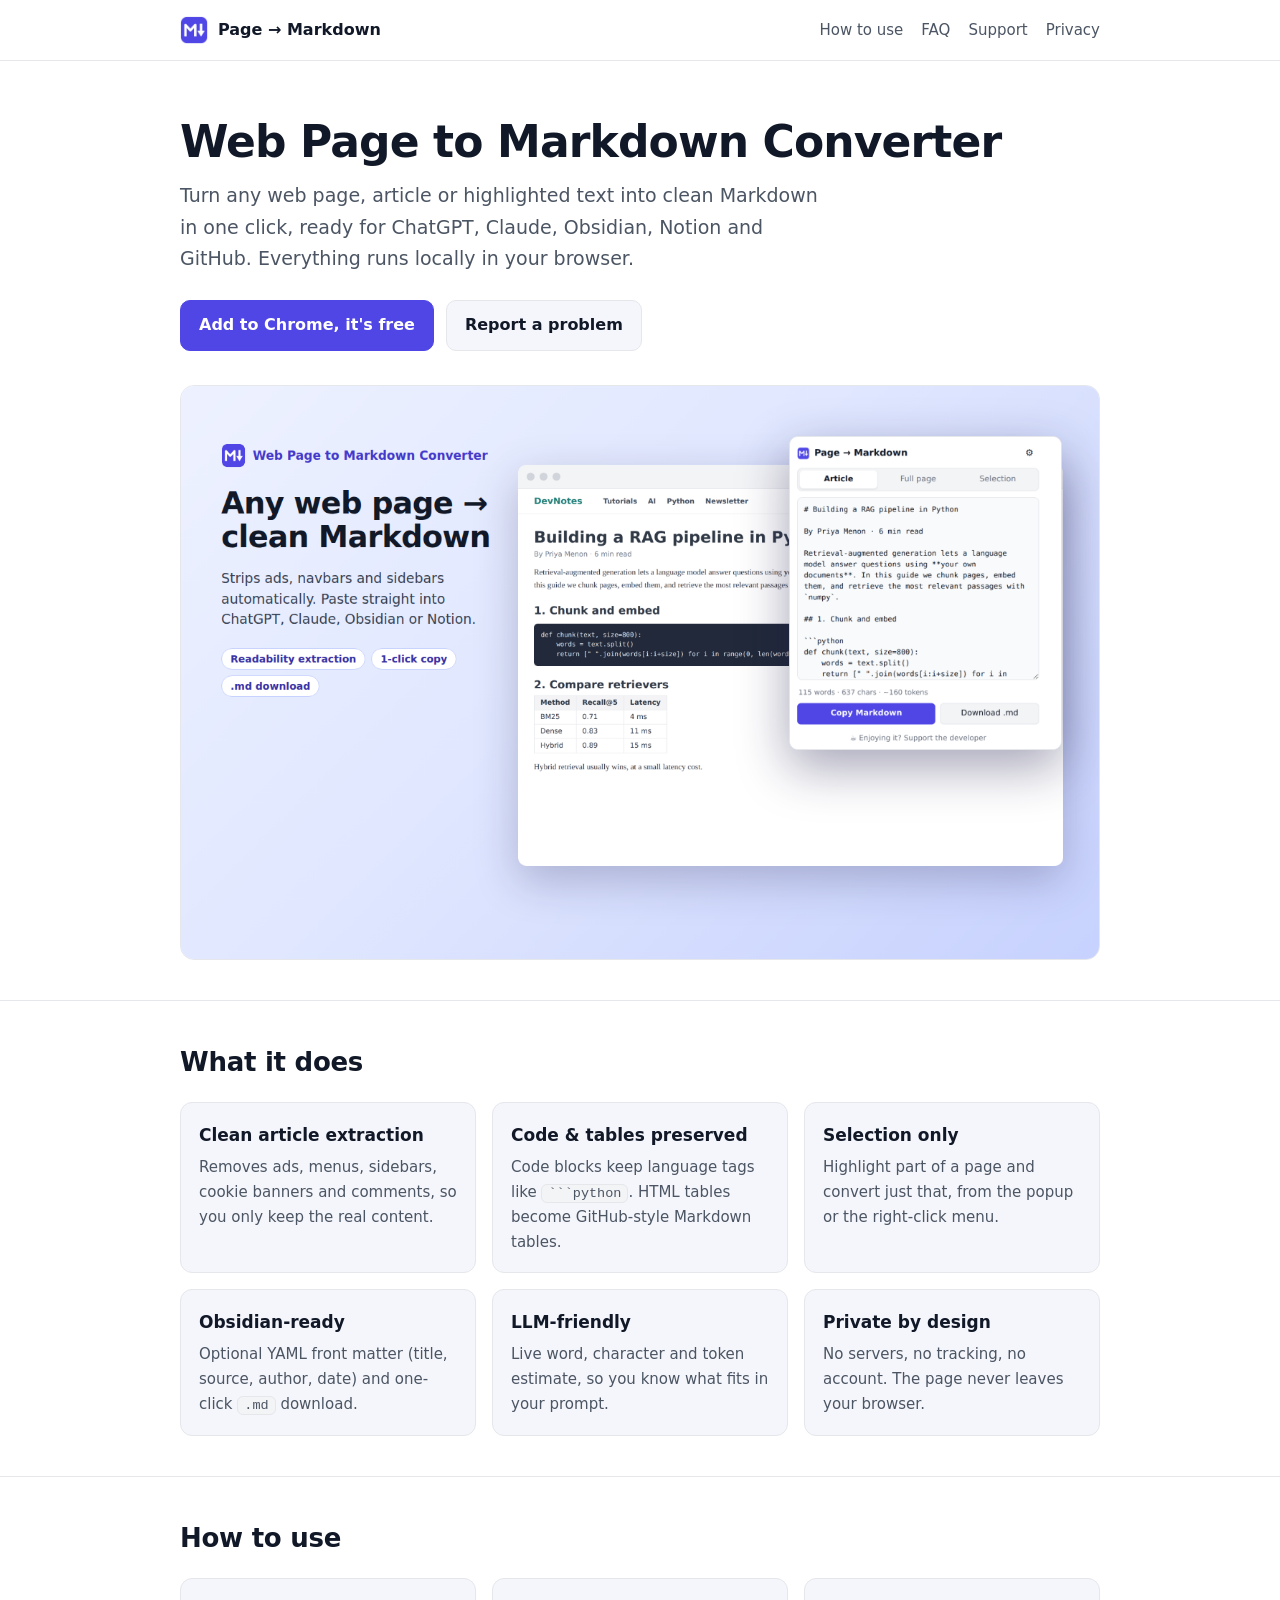
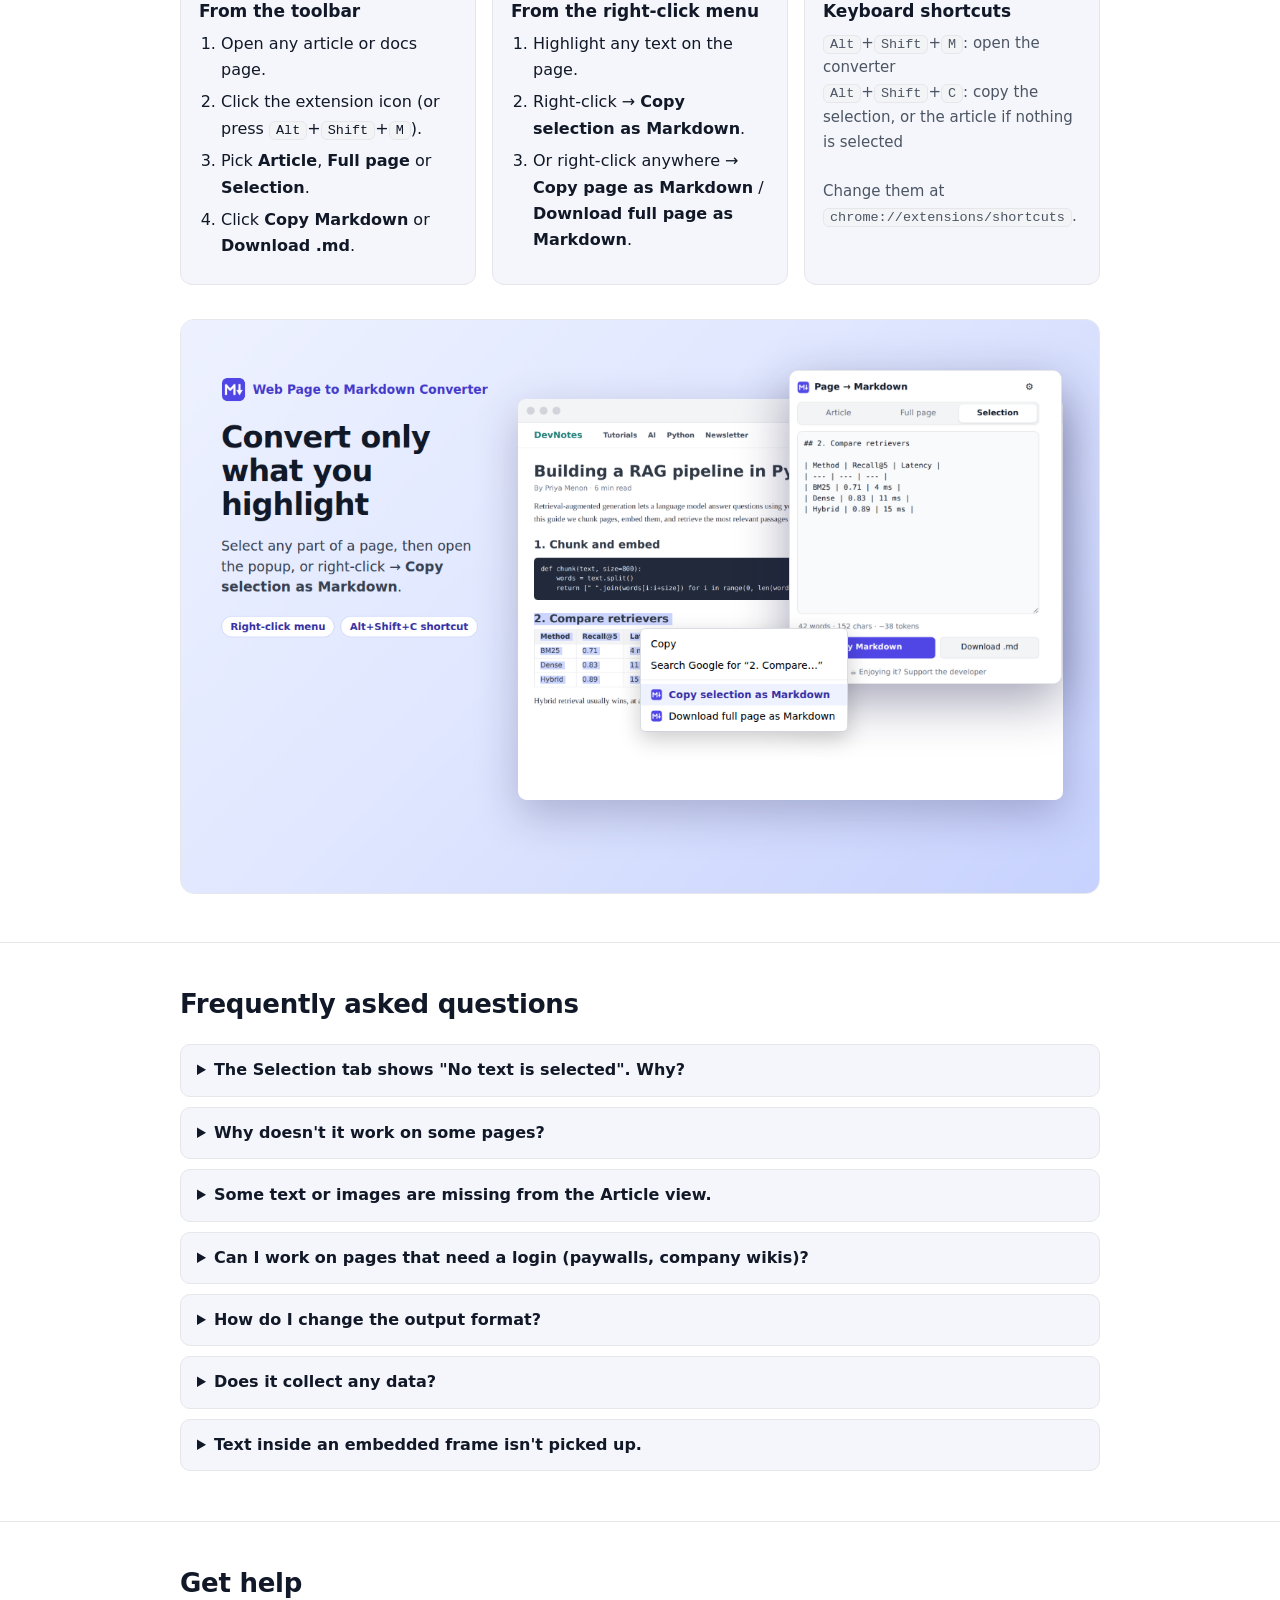
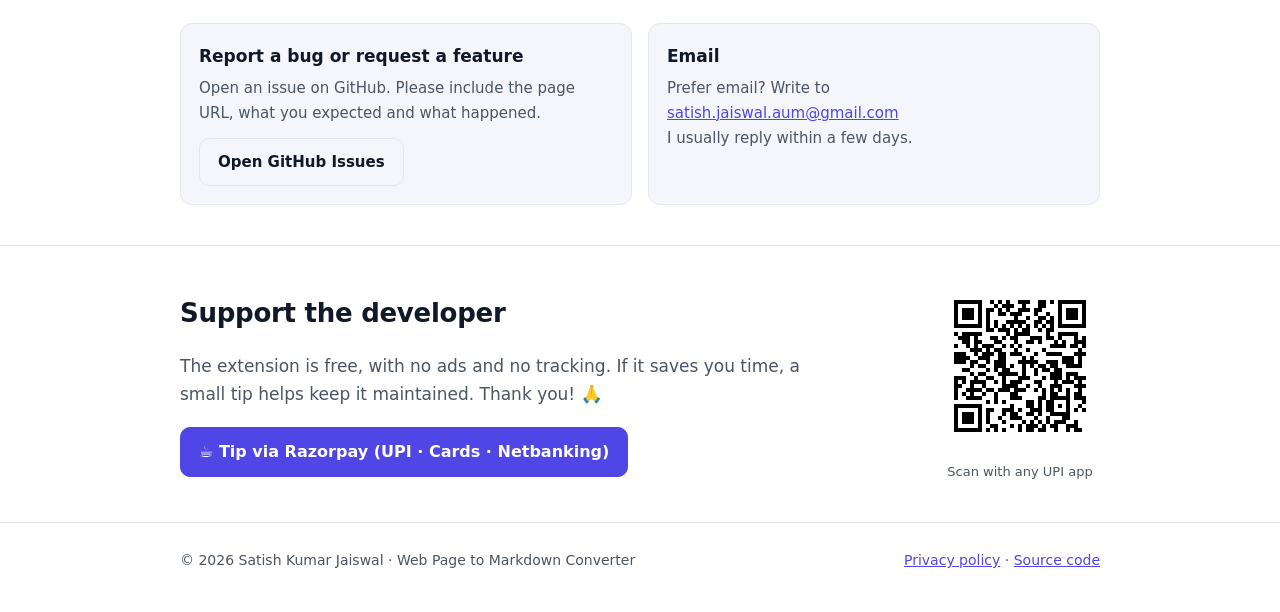
<file: docs/index.html>
<!doctype html>
<html lang="en">
<head>
<meta charset="utf-8">
<meta name="viewport" content="width=device-width, initial-scale=1">
<title>Web Page to Markdown Converter – Help &amp; Support</title>
<meta name="description" content="Help, FAQ and support for the Web Page to Markdown Converter Chrome extension. Convert web pages into clean Markdown for LLMs, Obsidian and Notion.">
<link rel="icon" href="assets/icon128.png">
<style>
  :root { --bg:#ffffff; --fg:#111827; --muted:#4b5563; --line:#e5e7eb; --soft:#f5f6fb; --accent:#4f46e5; --accent-2:#312e81; --code:#f3f4f6; }
  @media (prefers-color-scheme: dark) { :root { --bg:#0f1220; --fg:#f3f4f6; --muted:#a1a7b8; --line:#262b40; --soft:#161a2d; --accent:#818cf8; --accent-2:#c7d2fe; --code:#1d2238; } }
  * { box-sizing: border-box; }
  body { margin:0; background:var(--bg); color:var(--fg); font:16px/1.65 system-ui,-apple-system,"Segoe UI",Roboto,sans-serif; }
  a { color:var(--accent); }
  .wrap { max-width:960px; margin:0 auto; padding:0 20px; }
  nav { border-bottom:1px solid var(--line); }
  nav .wrap { display:flex; align-items:center; gap:18px; height:60px; }
  nav .brand { display:flex; align-items:center; gap:10px; font-weight:700; color:var(--fg); text-decoration:none; margin-right:auto; }
  nav .brand img { width:28px; height:28px; }
  nav a.l { color:var(--muted); text-decoration:none; font-size:15px; }
  nav a.l:hover { color:var(--accent); }
  header { padding:56px 0 32px; }
  h1 { font-size:clamp(30px,5vw,44px); line-height:1.12; margin:0 0 14px; letter-spacing:-.02em; }
  .lead { font-size:19px; color:var(--muted); max-width:640px; margin:0 0 26px; }
  .btns { display:flex; flex-wrap:wrap; gap:12px; }
  .btn { display:inline-flex; align-items:center; gap:8px; padding:11px 18px; border-radius:10px; font-weight:600; text-decoration:none; border:1px solid var(--line); color:var(--fg); background:var(--soft); }
  .btn.primary { background:var(--accent); border-color:var(--accent); color:#fff; }
  @media (prefers-color-scheme: dark) { .btn.primary { color:#0f1220; } }
  .shot { margin:34px 0 8px; border-radius:14px; border:1px solid var(--line); width:100%; height:auto; display:block; }
  section { padding:40px 0; border-top:1px solid var(--line); }
  h2 { font-size:26px; margin:0 0 18px; letter-spacing:-.01em; }
  h3 { font-size:17px; margin:0 0 6px; }
  .grid { display:grid; grid-template-columns:repeat(auto-fit,minmax(250px,1fr)); gap:16px; }
  .card { background:var(--soft); border:1px solid var(--line); border-radius:12px; padding:18px; }
  .card p { margin:0; color:var(--muted); font-size:15px; }
  ol.steps { padding-left:22px; margin:0; } ol.steps li { margin:6px 0; }
  kbd, code { background:var(--code); border:1px solid var(--line); border-radius:6px; padding:1px 6px; font:13.5px ui-monospace,Menlo,Consolas,monospace; }
  details { border:1px solid var(--line); border-radius:10px; padding:12px 16px; margin:10px 0; background:var(--soft); }
  summary { cursor:pointer; font-weight:600; }
  details p, details ul { color:var(--muted); margin:10px 0 2px; }
  .tip { display:grid; grid-template-columns:1fr auto; gap:24px; align-items:center; }
  .tip img.qr { width:160px; height:160px; background:#fff; padding:6px; border-radius:10px; image-rendering:pixelated; }
  .qrcap { text-align:center; font-size:13px; color:var(--muted); margin-top:6px; }
  footer { border-top:1px solid var(--line); padding:26px 0 40px; color:var(--muted); font-size:14px; }
  footer .wrap { display:flex; flex-wrap:wrap; gap:16px; justify-content:space-between; }
  @media (max-width:640px) { nav a.l.hide-sm { display:none; } .tip { grid-template-columns:1fr; } .tip .qrbox { justify-self:start; } }
</style>
</head>
<body>
<nav><div class="wrap">
  <a class="brand" href="#"><img src="assets/icon128.png" alt="">Page → Markdown</a>
  <a class="l hide-sm" href="#how">How to use</a>
  <a class="l" href="#faq">FAQ</a>
  <a class="l" href="#contact">Support</a>
  <a class="l hide-sm" href="privacy.html">Privacy</a>
</div></nav>

<header><div class="wrap">
  <h1>Web Page to Markdown Converter</h1>
  <p class="lead">Turn any web page, article or highlighted text into clean Markdown in one click, ready for ChatGPT, Claude, Obsidian, Notion and GitHub. Everything runs locally in your browser.</p>
  <div class="btns">
    <a class="btn primary" href="https://chromewebstore.google.com/detail/fmbinlegholbmghcdbibjkdcbkcnolip" target="_blank" rel="noopener">Add to Chrome, it's free</a>
    <a class="btn js-issues" href="#contact">Report a problem</a>
  </div>
  <img class="shot" src="assets/1-clean-article.png" width="1280" height="800" alt="The extension popup converting a blog article into clean Markdown">
</div></header>

<section id="features"><div class="wrap">
  <h2>What it does</h2>
  <div class="grid">
    <div class="card"><h3>Clean article extraction</h3><p>Removes ads, menus, sidebars, cookie banners and comments, so you only keep the real content.</p></div>
    <div class="card"><h3>Code &amp; tables preserved</h3><p>Code blocks keep language tags like <code>```python</code>. HTML tables become GitHub-style Markdown tables.</p></div>
    <div class="card"><h3>Selection only</h3><p>Highlight part of a page and convert just that, from the popup or the right-click menu.</p></div>
    <div class="card"><h3>Obsidian-ready</h3><p>Optional YAML front matter (title, source, author, date) and one-click <code>.md</code> download.</p></div>
    <div class="card"><h3>LLM-friendly</h3><p>Live word, character and token estimate, so you know what fits in your prompt.</p></div>
    <div class="card"><h3>Private by design</h3><p>No servers, no tracking, no account. The page never leaves your browser.</p></div>
  </div>
</div></section>

<section id="how"><div class="wrap">
  <h2>How to use</h2>
  <div class="grid">
    <div class="card"><h3>From the toolbar</h3>
      <ol class="steps"><li>Open any article or docs page.</li><li>Click the extension icon (or press <kbd>Alt</kbd>+<kbd>Shift</kbd>+<kbd>M</kbd>).</li><li>Pick <b>Article</b>, <b>Full page</b> or <b>Selection</b>.</li><li>Click <b>Copy Markdown</b> or <b>Download .md</b>.</li></ol></div>
    <div class="card"><h3>From the right-click menu</h3>
      <ol class="steps"><li>Highlight any text on the page.</li><li>Right-click → <b>Copy selection as Markdown</b>.</li><li>Or right-click anywhere → <b>Copy page as Markdown</b> / <b>Download full page as Markdown</b>.</li></ol></div>
    <div class="card"><h3>Keyboard shortcuts</h3>
      <p><kbd>Alt</kbd>+<kbd>Shift</kbd>+<kbd>M</kbd>: open the converter<br><kbd>Alt</kbd>+<kbd>Shift</kbd>+<kbd>C</kbd>: copy the selection, or the article if nothing is selected<br><br>Change them at <code>chrome://extensions/shortcuts</code>.</p></div>
  </div>
  <img class="shot" src="assets/3-selection.png" width="1280" height="800" alt="Converting only the highlighted part of a page" loading="lazy">
</div></section>

<section id="faq"><div class="wrap">
  <h2>Frequently asked questions</h2>
  <details><summary>The Selection tab shows "No text is selected". Why?</summary>
    <p>The popup closes when you click the page, so highlight the text <b>first</b>, then open the extension. It will switch to Selection automatically. You can also right-click the highlighted text and choose "Copy selection as Markdown".</p></details>
  <details><summary>Why doesn't it work on some pages?</summary>
    <p>Chrome blocks all extensions on its own pages (<code>chrome://</code> pages, the Chrome Web Store, the New Tab page) and on built-in PDF viewers. On regular websites it should work. If a page fails, please report it with the URL.</p></details>
  <details><summary>Some text or images are missing from the Article view.</summary>
    <p>Article mode uses a readability algorithm to drop page clutter, and it can occasionally be too aggressive. Switch to <b>Full page</b> to convert everything, or highlight the part you need and use <b>Selection</b>.</p></details>
  <details><summary>Can I work on pages that need a login (paywalls, company wikis)?</summary>
    <p>Yes. The extension converts what is already displayed in your browser, so any page you can see can be converted, and nothing is sent anywhere.</p></details>
  <details><summary>How do I change the output format?</summary>
    <p>Click the ⚙ gear in the popup to choose image and link style, <code>```</code> or <code>~~~</code> code fences, bullet character, title heading and YAML front matter. Settings are saved automatically.</p></details>
  <details><summary>Does it collect any data?</summary>
    <p>No. There are no analytics, no servers and no accounts. Only your formatting preferences are saved, in Chrome's own sync storage. See the <a href="privacy.html">privacy policy</a>.</p></details>
  <details><summary>Text inside an embedded frame isn't picked up.</summary>
    <p>For security, Chrome only lets the extension read frames from the same website as the page. For embedded content from another site, right-click inside that frame and use "Copy selection as Markdown".</p></details>
</div></section>

<section id="contact"><div class="wrap">
  <h2>Get help</h2>
  <div class="grid">
    <div class="card"><h3>Report a bug or request a feature</h3><p>Open an issue on GitHub. Please include the page URL, what you expected and what happened.</p><p style="margin-top:12px"><a class="btn js-issues" href="#">Open GitHub Issues</a></p></div>
    <div class="card"><h3>Email</h3><p>Prefer email? Write to<br><a href="mailto:satish.jaiswal.aum@gmail.com?subject=Page%20to%20Markdown%20support">satish.jaiswal.aum@gmail.com</a><br>I usually reply within a few days.</p></div>
  </div>
</div></section>

<section id="tip"><div class="wrap tip">
  <div>
    <h2>Support the developer</h2>
    <p class="lead" style="font-size:17px;margin-bottom:18px">The extension is free, with no ads and no tracking. If it saves you time, a small tip helps keep it maintained. Thank you! 🙏</p>
    <a class="btn primary" href="https://razorpay.me/@satishkumarjaiswal4142" target="_blank" rel="noopener">☕ Tip via Razorpay (UPI · Cards · Netbanking)</a>
  </div>
  <div class="qrbox"><img class="qr" src="assets/upi-qr.png" width="160" height="160" alt="UPI QR code"><div class="qrcap">Scan with any UPI app</div></div>
</div></section>

<footer><div class="wrap">
  <span>© 2026 Satish Kumar Jaiswal · Web Page to Markdown Converter</span>
  <span><a href="privacy.html">Privacy policy</a> · <a class="js-repo" href="#">Source code</a></span>
</div></footer>

<script>
  // Derive the GitHub repo from the Pages URL (username.github.io/repo/), so no hard-coded username is needed.
  (function () {
    var host = location.hostname, m = host.match(/^([^.]+)\.github\.io$/);
    if (!m) return;
    var repo = location.pathname.split('/').filter(Boolean)[0];
    if (!repo) return;
    var base = 'https://github.com/' + m[1] + '/' + repo;
    document.querySelectorAll('.js-issues').forEach(function (a) { a.href = base + '/issues/new/choose'; a.target = '_blank'; a.rel = 'noopener'; });
    document.querySelectorAll('.js-repo').forEach(function (a) { a.href = base; });
  })();
</script>
</body>
</html>
</file>
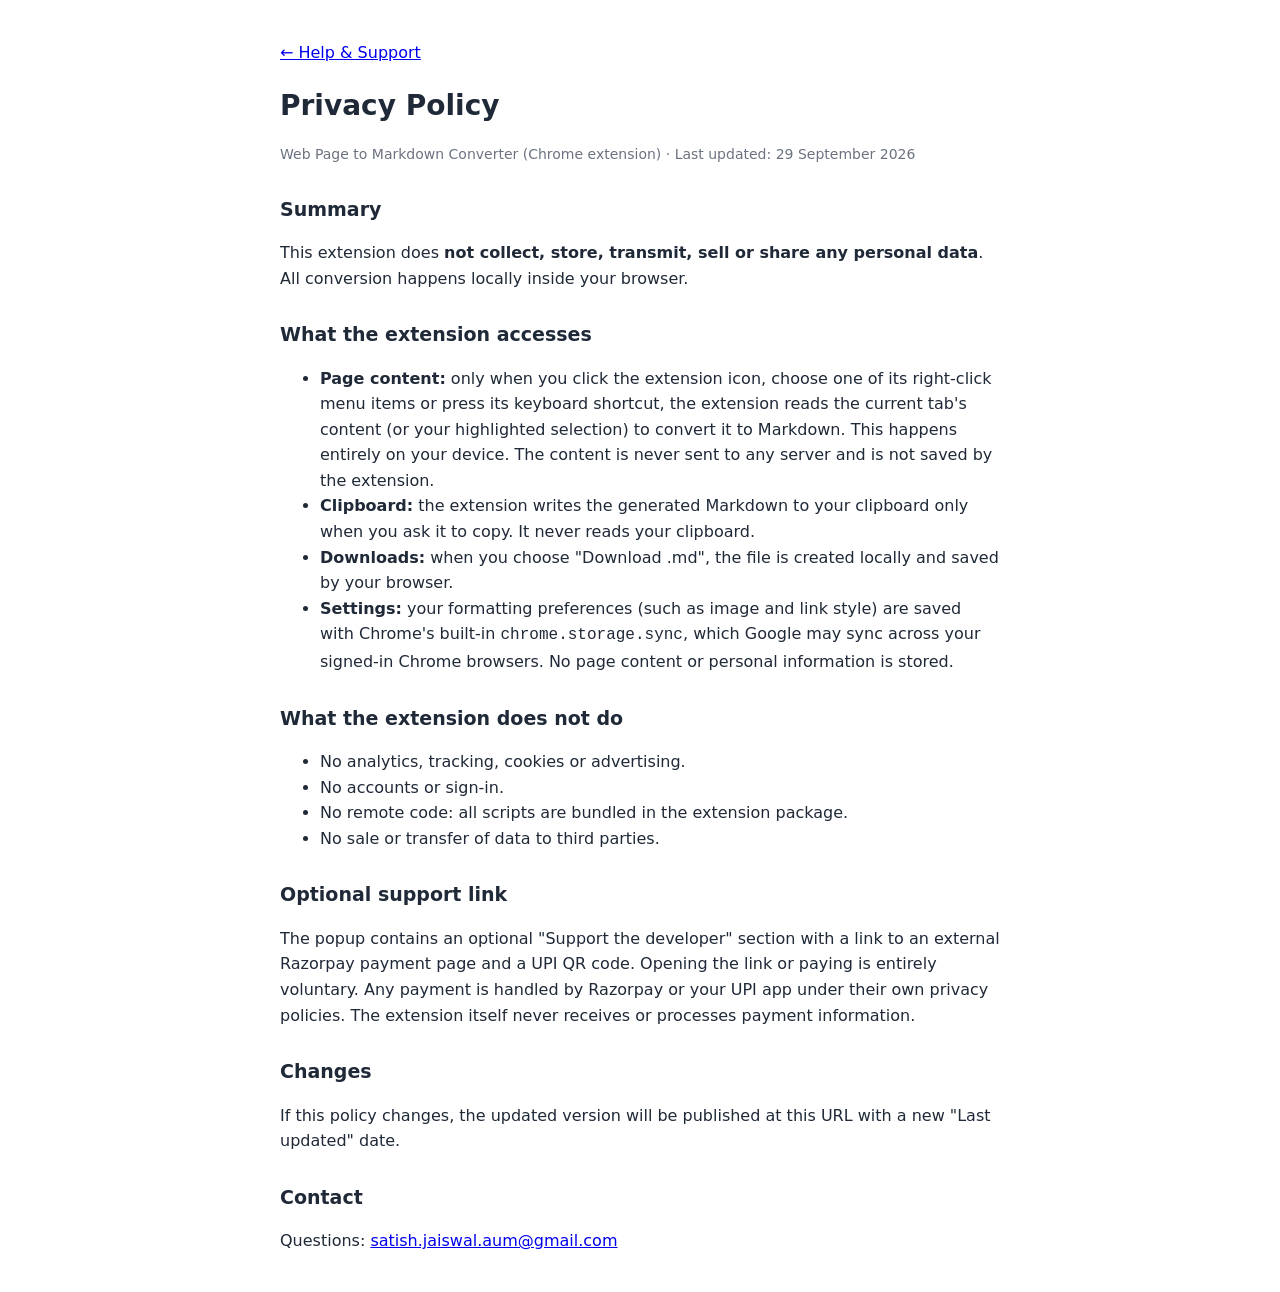
<file: docs/privacy.html>
<!doctype html>
<html lang="en">
<head>
<meta charset="utf-8">
<meta name="viewport" content="width=device-width, initial-scale=1">
<title>Privacy Policy – Web Page to Markdown Converter</title>
<style>
  body { max-width: 720px; margin: 40px auto; padding: 0 16px; font: 16px/1.6 system-ui, -apple-system, "Segoe UI", sans-serif; color: #1f2937; background: #fff; }
  h1 { font-size: 28px; margin-bottom: 4px; } h2 { font-size: 19px; margin-top: 28px; }
  .muted { color: #6b7280; font-size: 14px; }
  @media (prefers-color-scheme: dark) { body { background: #111827; color: #e5e7eb; } .muted { color: #9ca3af; } a { color: #93c5fd; } }
</style>
</head>
<body>
<p><a href="./">← Help &amp; Support</a></p>
<h1>Privacy Policy</h1>
<p class="muted">Web Page to Markdown Converter (Chrome extension) · Last updated: 29 September 2026</p>

<h2>Summary</h2>
<p>This extension does <strong>not collect, store, transmit, sell or share any personal data</strong>. All conversion happens locally inside your browser.</p>

<h2>What the extension accesses</h2>
<ul>
  <li><strong>Page content:</strong> only when you click the extension icon, choose one of its right-click menu items or press its keyboard shortcut, the extension reads the current tab's content (or your highlighted selection) to convert it to Markdown. This happens entirely on your device. The content is never sent to any server and is not saved by the extension.</li>
  <li><strong>Clipboard:</strong> the extension writes the generated Markdown to your clipboard only when you ask it to copy. It never reads your clipboard.</li>
  <li><strong>Downloads:</strong> when you choose "Download .md", the file is created locally and saved by your browser.</li>
  <li><strong>Settings:</strong> your formatting preferences (such as image and link style) are saved with Chrome's built-in <code>chrome.storage.sync</code>, which Google may sync across your signed-in Chrome browsers. No page content or personal information is stored.</li>
</ul>

<h2>What the extension does not do</h2>
<ul>
  <li>No analytics, tracking, cookies or advertising.</li>
  <li>No accounts or sign-in.</li>
  <li>No remote code: all scripts are bundled in the extension package.</li>
  <li>No sale or transfer of data to third parties.</li>
</ul>

<h2>Optional support link</h2>
<p>The popup contains an optional "Support the developer" section with a link to an external Razorpay payment page and a UPI QR code. Opening the link or paying is entirely voluntary. Any payment is handled by Razorpay or your UPI app under their own privacy policies. The extension itself never receives or processes payment information.</p>

<h2>Changes</h2>
<p>If this policy changes, the updated version will be published at this URL with a new "Last updated" date.</p>

<h2>Contact</h2>
<p>Questions: <a href="mailto:satish.jaiswal.aum@gmail.com">satish.jaiswal.aum@gmail.com</a></p>
</body>
</html>
</file>
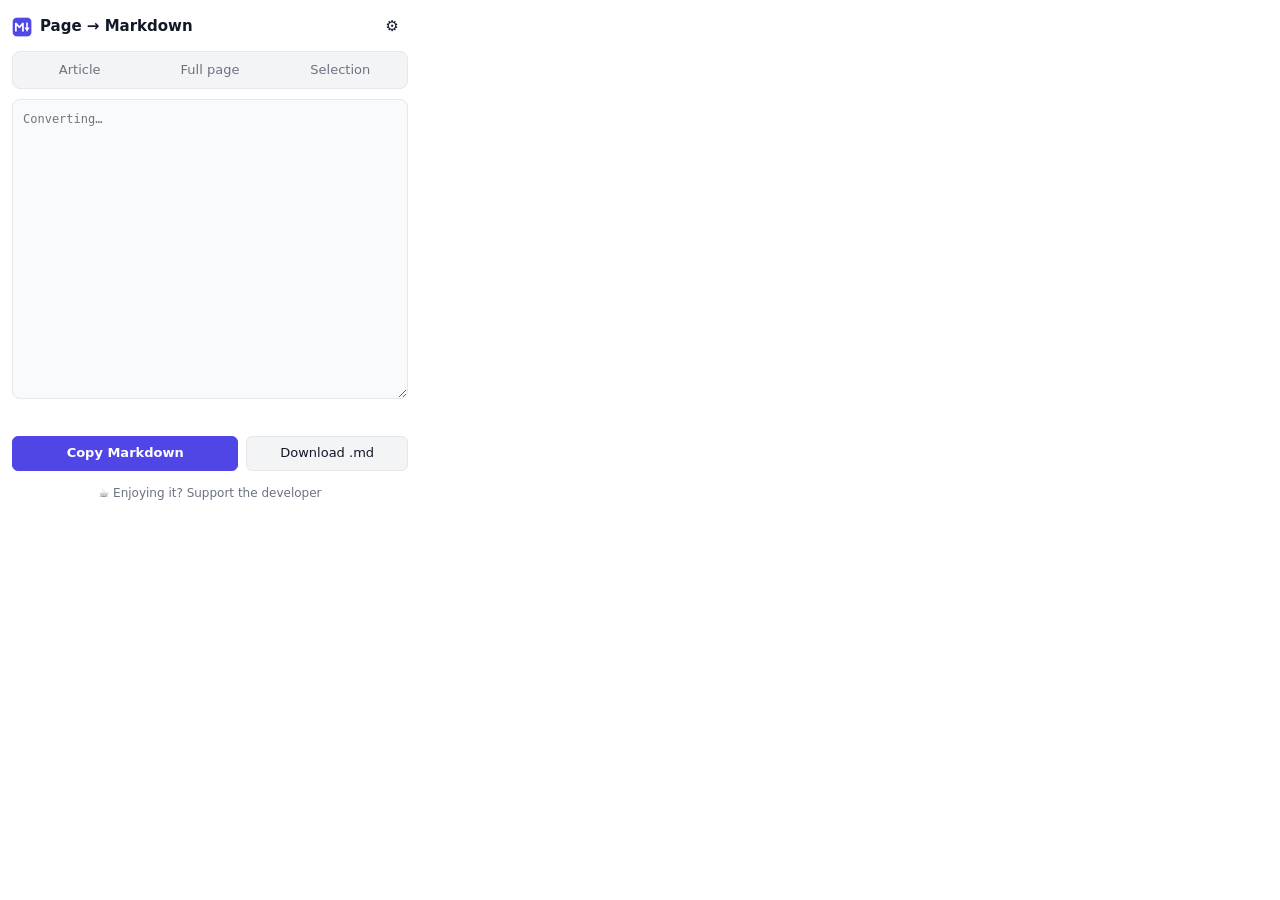
<file: extension/popup.html>
<!doctype html>
<html lang="en">
<head>
<meta charset="utf-8">
<title>Web Page to Markdown</title>
<link rel="stylesheet" href="popup.css">
</head>
<body>
<header>
  <img src="icons/icon32.png" width="20" height="20" alt="">
  <h1>Page → Markdown</h1>
  <button id="toggleSettings" class="icon" title="Settings" aria-expanded="false">⚙</button>
</header>

<div class="seg" role="tablist" aria-label="Conversion scope">
  <button data-mode="article" role="tab">Article</button>
  <button data-mode="page" role="tab">Full page</button>
  <button data-mode="selection" role="tab">Selection</button>
</div>

<section id="settings" hidden>
  <label>Images
    <select name="images"><option value="keep">Embed ![alt](url)</option><option value="link">Link only</option><option value="strip">Remove</option></select>
  </label>
  <label>Links
    <select name="links"><option value="inline">Inline</option><option value="reference">Reference [1]</option><option value="strip">Plain text</option></select>
  </label>
  <label>Code fence
    <select name="fence"><option value="```">``` backticks</option><option value="~~~">~~~ tildes</option></select>
  </label>
  <label>Bullet
    <select name="bullet"><option value="-">-</option><option value="*">*</option><option value="+">+</option></select>
  </label>
  <label class="chk"><input type="checkbox" name="codeLang"> Language tags on code</label>
  <label class="chk"><input type="checkbox" name="titleHeading"> Add # title heading</label>
  <label class="chk"><input type="checkbox" name="frontMatter"> YAML front matter</label>
</section>

<textarea id="preview" spellcheck="false" aria-label="Markdown preview" placeholder="Converting…"></textarea>
<div id="stats"></div>

<footer>
  <button id="copy" class="primary">Copy Markdown</button>
  <button id="download">Download .md</button>
</footer>
<section id="supportPanel" hidden>
  <p class="note">This extension is free and runs 100% locally. If it saves you time, a small tip helps keep it maintained. 🙏</p>
  <a class="pay" href="https://razorpay.me/@satishkumarjaiswal4142" target="_blank" rel="noopener">
    <span>Pay securely via Razorpay</span><small>UPI · Cards · Netbanking · Wallets</small>
  </a>
  <div class="qr">
    <img src="icons/upi-qr.png" width="148" height="148" alt="UPI QR code for tipping the developer">
    <div><strong>Scan &amp; pay</strong><br>Open any UPI app and scan<br><small>GPay · PhonePe · Paytm · BHIM</small></div>
  </div>
</section>
<button id="supportToggle" class="support" aria-expanded="false">☕ Enjoying it? Support the developer</button>
<script src="popup.js"></script>
</body>
</html>
</file>
<file: extension/popup.css>
:root {
  --bg: #ffffff; --fg: #111827; --muted: #6b7280; --line: #e5e7eb; --soft: #f3f4f6;
  --accent: #4f46e5; --accent-fg: #ffffff; --code: #f9fafb; --ok: #059669;
  color-scheme: light dark;
}
@media (prefers-color-scheme: dark) {
  :root { --bg: #111827; --fg: #f3f4f6; --muted: #9ca3af; --line: #374151; --soft: #1f2937; --accent: #818cf8; --accent-fg: #111827; --code: #0b1220; --ok: #34d399; }
}
* { box-sizing: border-box; }
body { margin: 0; width: 420px; padding: 12px; background: var(--bg); color: var(--fg); font: 13px/1.4 system-ui, -apple-system, "Segoe UI", sans-serif; }
header { display: flex; align-items: center; gap: 8px; margin-bottom: 10px; }
h1 { font-size: 15px; margin: 0; flex: 1; font-weight: 650; }
button { font: inherit; color: inherit; background: var(--soft); border: 1px solid var(--line); border-radius: 6px; padding: 7px 10px; cursor: pointer; }
button:hover { border-color: var(--accent); }
button:focus-visible, select:focus-visible, textarea:focus-visible { outline: 2px solid var(--accent); outline-offset: 1px; }
button.icon { padding: 3px 8px; font-size: 15px; background: transparent; border-color: transparent; }
button.icon[aria-expanded="true"] { background: var(--soft); border-color: var(--line); }
.seg { display: grid; grid-template-columns: repeat(3, 1fr); background: var(--soft); border: 1px solid var(--line); border-radius: 8px; padding: 3px; gap: 3px; margin-bottom: 10px; }
.seg button { border: 0; background: transparent; padding: 6px; border-radius: 6px; color: var(--muted); }
.seg button[aria-selected="true"] { background: var(--bg); color: var(--fg); font-weight: 600; box-shadow: 0 1px 2px rgba(0,0,0,.12); }
.seg button:disabled { opacity: .45; cursor: default; }
#settings { display: grid; grid-template-columns: 1fr 1fr; gap: 8px 12px; padding: 10px; border: 1px solid var(--line); border-radius: 8px; margin-bottom: 10px; }
#settings[hidden] { display: none; }
#settings label { display: flex; flex-direction: column; gap: 3px; color: var(--muted); font-size: 12px; }
#settings label.chk { flex-direction: row; align-items: center; gap: 6px; color: var(--fg); }
select { font: inherit; color: var(--fg); background: var(--bg); border: 1px solid var(--line); border-radius: 6px; padding: 4px 6px; }
textarea { width: 100%; height: 300px; resize: vertical; padding: 10px; border: 1px solid var(--line); border-radius: 8px; background: var(--code); color: var(--fg); font: 12px/1.5 ui-monospace, SFMono-Regular, Menlo, Consolas, monospace; tab-size: 4; }
#stats { color: var(--muted); font-size: 11.5px; margin: 6px 2px 10px; min-height: 16px; }
#stats.err { color: #dc2626; }
footer { display: grid; grid-template-columns: 1.4fr 1fr; gap: 8px; }
button.primary { background: var(--accent); color: var(--accent-fg); border-color: var(--accent); font-weight: 600; }
button.done { background: var(--ok); border-color: var(--ok); color: #fff; }

/* Support / tip */
button.support { display: block; width: 100%; margin-top: 10px; background: transparent; border: 0; color: var(--muted); font-size: 12px; padding: 4px; }
button.support:hover, button.support[aria-expanded="true"] { color: var(--accent); }
#supportPanel { margin-top: 10px; padding: 10px; border: 1px solid var(--line); border-radius: 8px; background: var(--soft); }
#supportPanel[hidden] { display: none; }
body.tip textarea { height: 96px; }
.note { margin: 0 0 8px; font-size: 12px; color: var(--muted); }
a.pay { display: flex; flex-direction: column; align-items: center; gap: 1px; padding: 8px; border-radius: 6px; background: #0c2451; color: #fff; text-decoration: none; font-weight: 600; }
a.pay:hover { background: #3395ff; }
a.pay small { font-weight: 400; opacity: .85; font-size: 11px; }
.qr { display: flex; align-items: center; gap: 12px; margin-top: 10px; font-size: 12px; line-height: 1.5; }
.qr img { background: #fff; border-radius: 6px; padding: 4px; image-rendering: pixelated; flex: none; }
.qr small { color: var(--muted); }
</file>
